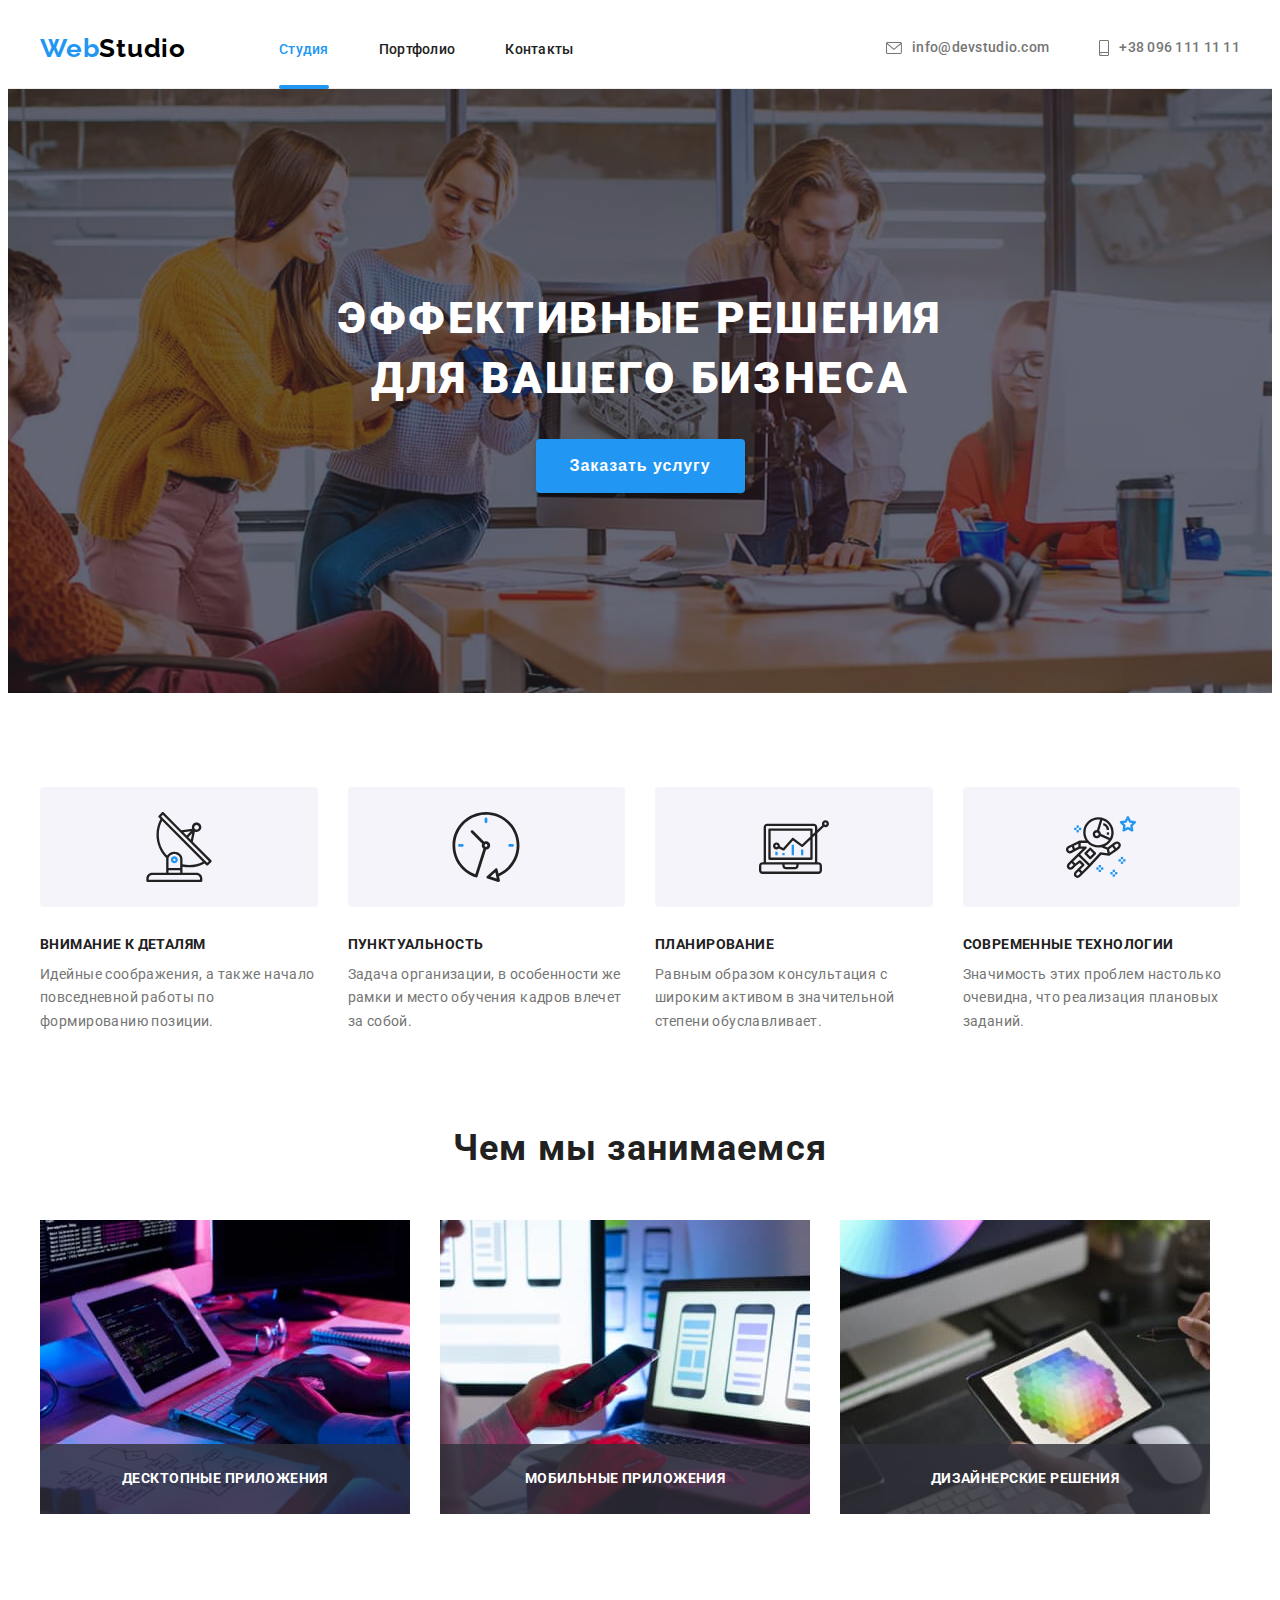
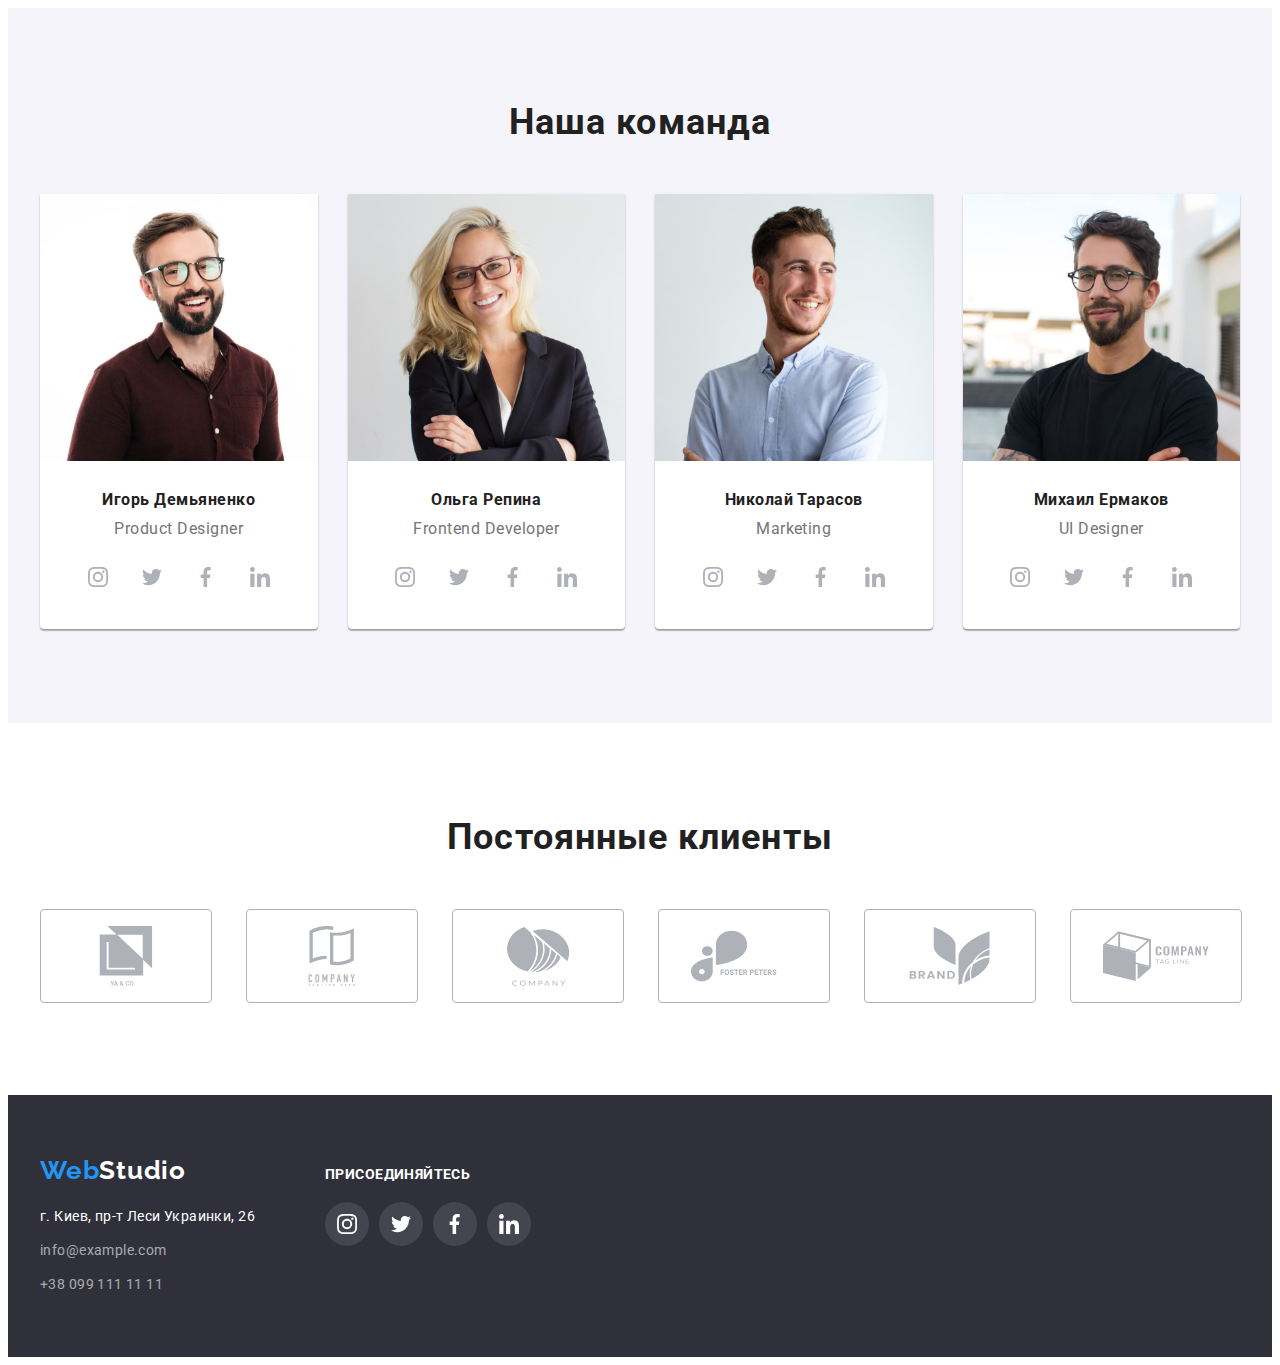
<file: index.html>
<!DOCTYPE html>
<html lang="ru">
  <head>
    <meta charset="UTF-8" />
    <meta http-equiv="X-UA-Compatible" content="IE=edge" />
    <meta name="viewport" content="width=device-width, initial-scale=1.0" />
    <title>Studio</title>
    <link rel="preconnect" href="https://fonts.googleapis.com" />
    <link rel="preconnect" href="https://fonts.gstatic.com" crossorigin />
    <link
      href="https://fonts.googleapis.com/css2?family=Raleway:wght@700&family=Roboto:wght@400;500;700;900&display=swap"
      rel="stylesheet"
    />
    <link
      rel="stylesheet"
      href="https://cdnjs.cloudflare.com/ajax/libs/modern-normalize/1.1.0/modern-normalize.min.css"
      integrity="sha512-wpPYUAdjBVSE4KJnH1VR1HeZfpl1ub8YT/NKx4PuQ5NmX2tKuGu6U/JRp5y+Y8XG2tV+wKQpNHVUX03MfMFn9Q=="
      crossorigin="anonymous"
      referrerpolicy="no-referrer"
    />
    <link rel="stylesheet" href="./css/main.css" />
  </head>
  <body>
    <!-- голова -->
    <header class="header">
      <div class="container">
        <a href="./index.html" class="logo link"
          >Web<span class="logo-dark">Studio </span>
        </a>
        <nav class="header-nav">
          <ul class="nav-list list">
            <li>
              <a href="./index.html" class="nav-link link current">Студия</a>
            </li>
            <li>
              <a href="./portfolio.html" class="nav-link link">Портфолио</a>
            </li>
            <li><a href="#contact" class="nav-link link">Контакты</a></li>
          </ul>
        </nav>
        <ul class="header-adress-list list">
          <li class="header-adress-item">
            <a class="header-adress link" href="mailto:info@devstudio.com"
              >info@devstudio.com
              <svg class="header-adress-icon" width="16" height="12">
                <use href="./images/icon.svg#icon-mailto"></use>
              </svg>
            </a>
          </li>
          <li class="header-adress-item">
            <a class="header-adress link" href="tel:+380961111111"
              >+38 096 111 11 11
              <svg class="header-adress-icon" width="10" height="16">
                <use href="./images/icon.svg#icon-smartphone"></use>
              </svg>
            </a>
          </li>
        </ul>
      </div>
    </header>
    <main>
      <!-- герой -->

      <section class="hero">
        <div class="container">
          <h1 class="hero-title">Эффективные решения для вашего бизнеса</h1>
          <button type="button" class="btn" data-modal-open>
            Заказать услугу
          </button>
        </div>
      </section>

      <!-- какие мы -->
      <section class="section section-dignity">
        <div class="container">
          <h2 class="visually-hidden">Наши достоинства</h2>
          <ul class="dignity-list list">
            <li>
              <div class="dignity-container-icon">
                <svg class="dignity-icon" width="70" height="70">
                  <use href="./images/icon.svg#icon-antenna"></use>
                </svg>
              </div>
              <h3 class="dignity-title">Внимание к деталям</h3>
              <p class="dignity-item">
                Идейные соображения, а также начало повседневной работы по
                формированию позиции.
              </p>
            </li>
            <li>
              <div class="dignity-container-icon">
                <svg class="dignity-icon" width="70" height="70">
                  <use href="./images/icon.svg#icon-clock"></use>
                </svg>
              </div>
              <h3 class="dignity-title">Пунктуальность</h3>
              <p class="dignity-item">
                Задача организации, в особенности же рамки и место обучения
                кадров влечет за собой.
              </p>
            </li>
            <li>
              <div class="dignity-container-icon">
                <svg class="dignity-icon" width="70" height="70">
                  <use href="./images/icon.svg#icon-laptop"></use>
                </svg>
              </div>
              <h3 class="dignity-title">Планирование</h3>
              <p class="dignity-item">
                Равным образом консультация с широким активом в значительной
                степени обуславливает.
              </p>
            </li>
            <li>
              <div class="dignity-container-icon">
                <svg class="dignity-icon" width="70" height="70">
                  <use href="./images/icon.svg#icon-astronaut"></use>
                </svg>
              </div>
              <h3 class="dignity-title">Современные технологии</h3>
              <p class="dignity-item">
                Значимость этих проблем настолько очевидна, что реализация
                плановых заданий.
              </p>
            </li>
          </ul>
        </div>
      </section>
      <!-- Чем мы занимаемся -->
      <section class="section section-work">
        <div class="container">
          <h2 class="section-title">Чем мы занимаемся</h2>
          <ul class="work-list list">
            <li class="work-item">
              <img src="./images/box1.jpg" alt="создание сайтов" width="370" />
              <p class="work-item-title">Десктопные приложения</p>
            </li>
            <li class="work-item">
              <img src="./images/box2.jpg" alt="создание сайтов" width="370" />
              <p class="work-item-title">Мобильные приложения</p>
            </li>
            <li class="work-item">
              <img src="./images/box3.jpg" alt="создание сайтов" width="370" />
              <p class="work-item-title">Дизайнерские решения</p>
            </li>
          </ul>
        </div>
      </section>
      <!-- Наша командa -->
      <section class="section section-team">
        <div class="container">
          <h2 class="section-title">Наша командa</h2>
          <ul class="team-list list">
            <li class="team-item">
              <img
                src="./images/img(1).jpg"
                alt="Игорь Демьяненко"
                width="270"
              />
              <div class="team-description">
                <h3 class="team-worker">Игорь Демьяненко</h3>
                <p class="team-profession">Product Designer</p>
                <ul class="team-soc-list list">
                  <li class="team-soc-item">
                    <a
                      href="https://instagram.com/"
                      class="team-soc-link link"
                      target="_blank"
                      rel="noreferrer noopener nofollow"
                      ><svg class="team-soc-icon" width="20" height="20">
                        <use href="./images/icon.svg#icon-instagram"></use>
                      </svg>
                    </a>
                  </li>
                  <li class="team-soc-item">
                    <a
                      href="https://twitter.com/"
                      target="_blank"
                      rel="noreferrer noopener nofollow"
                      class="team-soc-link link"
                      ><svg class="team-soc-icon" width="20" height="20">
                        <use href="./images/icon.svg#icon-twitter"></use>
                      </svg>
                    </a>
                  </li>
                  <li class="team-soc-item">
                    <a
                      href="https://facebook.com/"
                      target="_blank"
                      rel="noreferrer noopener nofollow"
                      class="team-soc-link link"
                      ><svg class="team-soc-icon" width="20" height="20">
                        <use href="./images/icon.svg#icon-facebook"></use>
                      </svg>
                    </a>
                  </li>
                  <li class="team-soc-item">
                    <a
                      href="https://linkedin.com/"
                      target="_blank"
                      rel="noreferrer noopener nofollow"
                      class="team-soc-link link"
                      ><svg class="team-soc-icon" width="20" height="20">
                        <use href="./images/icon.svg#icon-linkedin"></use>
                      </svg>
                    </a>
                  </li>
                </ul>
              </div>
            </li>
            <li class="team-item">
              <img src="./images/img(2).jpg" alt="Ольга Репина" width="270" />
              <div class="team-description">
                <h3 class="team-worker">Ольга Репина</h3>
                <p class="team-profession">Frontend Developer</p>
                <ul class="team-soc-list list">
                  <li class="team-soc-item">
                    <a
                      href="https://instagram.com/"
                      class="team-soc-link link"
                      target="_blank"
                      rel="noreferrer noopener nofollow"
                      ><svg class="team-soc-icon" width="20" height="20">
                        <use href="./images/icon.svg#icon-instagram"></use>
                      </svg>
                    </a>
                  </li>
                  <li class="team-soc-item">
                    <a
                      href="https://twitter.com/"
                      target="_blank"
                      rel="noreferrer noopener nofollow"
                      class="team-soc-link link"
                      ><svg class="team-soc-icon" width="20" height="20">
                        <use href="./images/icon.svg#icon-twitter"></use>
                      </svg>
                    </a>
                  </li>
                  <li class="team-soc-item">
                    <a
                      href="https://facebook.com/"
                      target="_blank"
                      rel="noreferrer noopener nofollow"
                      class="team-soc-link link"
                      ><svg class="team-soc-icon" width="20" height="20">
                        <use href="./images/icon.svg#icon-facebook"></use>
                      </svg>
                    </a>
                  </li>
                  <li class="team-soc-item">
                    <a
                      href="https://linkedin.com/"
                      target="_blank"
                      rel="noreferrer noopener nofollow"
                      class="team-soc-link link"
                      ><svg class="team-soc-icon" width="20" height="20">
                        <use href="./images/icon.svg#icon-linkedin"></use>
                      </svg>
                    </a>
                  </li>
                </ul>
              </div>
            </li>
            <li class="team-item">
              <img
                src="./images/img(3).jpg"
                alt="Николай Тарасов"
                width="270"
              />
              <div class="team-description">
                <h3 class="team-worker">Николай Тарасов</h3>
                <p class="team-profession">Marketing</p>
                <ul class="team-soc-list list">
                  <li class="team-soc-item">
                    <a
                      href="https://instagram.com/"
                      class="team-soc-link link"
                      target="_blank"
                      rel="noreferrer noopener nofollow"
                      ><svg class="team-soc-icon" width="20" height="20">
                        <use href="./images/icon.svg#icon-instagram"></use>
                      </svg>
                    </a>
                  </li>
                  <li class="team-soc-item">
                    <a
                      href="https://twitter.com/"
                      target="_blank"
                      rel="noreferrer noopener nofollow"
                      class="team-soc-link link"
                      ><svg class="team-soc-icon" width="20" height="20">
                        <use href="./images/icon.svg#icon-twitter"></use>
                      </svg>
                    </a>
                  </li>
                  <li class="team-soc-item">
                    <a
                      href="https://facebook.com/"
                      target="_blank"
                      rel="noreferrer noopener nofollow"
                      class="team-soc-link link"
                      ><svg class="team-soc-icon" width="20" height="20">
                        <use href="./images/icon.svg#icon-facebook"></use>
                      </svg>
                    </a>
                  </li>
                  <li class="team-soc-item">
                    <a
                      href="https://linkedin.com/"
                      target="_blank"
                      rel="noreferrer noopener nofollow"
                      class="team-soc-link link"
                      ><svg class="team-soc-icon" width="20" height="20">
                        <use href="./images/icon.svg#icon-linkedin"></use>
                      </svg>
                    </a>
                  </li>
                </ul>
              </div>
            </li>
            <li class="team-item">
              <img src="./images/img(4).jpg" alt="Михаил Ермаков" width="270" />
              <div class="team-description">
                <h3 class="team-worker">Михаил Ермаков</h3>
                <p class="team-profession">UI Designer</p>
                <ul class="team-soc-list list">
                  <li class="team-soc-item">
                    <a
                      href="https://instagram.com/"
                      class="team-soc-link link"
                      target="_blank"
                      rel="noreferrer noopener nofollow"
                      ><svg class="team-soc-icon" width="20" height="20">
                        <use href="./images/icon.svg#icon-instagram"></use>
                      </svg>
                    </a>
                  </li>
                  <li class="team-soc-item">
                    <a
                      href="https://twitter.com/"
                      target="_blank"
                      rel="noreferrer noopener nofollow"
                      class="team-soc-link link"
                      ><svg class="team-soc-icon" width="20" height="20">
                        <use href="./images/icon.svg#icon-twitter"></use>
                      </svg>
                    </a>
                  </li>
                  <li class="team-soc-item">
                    <a
                      href="https://facebook.com/"
                      target="_blank"
                      rel="noreferrer noopener nofollow"
                      class="team-soc-link link"
                      ><svg class="team-soc-icon" width="20" height="20">
                        <use href="./images/icon.svg#icon-facebook"></use>
                      </svg>
                    </a>
                  </li>
                  <li class="team-soc-item">
                    <a
                      href="https://linkedin.com/"
                      target="_blank"
                      rel="noreferrer noopener nofollow"
                      class="team-soc-link link"
                      ><svg class="team-soc-icon" width="20" height="20">
                        <use href="./images/icon.svg#icon-linkedin"></use>
                      </svg>
                    </a>
                  </li>
                </ul>
              </div>
            </li>
          </ul>
        </div>
      </section>
      <section class="section section-client">
        <div class="container">
          <h2 class="section-title">Постоянные клиенты</h2>
          <ul class="client-list list">
            <li>
              <a class="client-icon-link link" href=""
                ><svg class="client-icon" width="106" height="60">
                  <use href="./images/icon.svg#icon-group"></use>
                </svg>
              </a>
            </li>
            <li>
              <a class="client-icon-link link" href=""
                ><svg class="client-icon" width="106" height="60">
                  <use href="./images/icon.svg#icon-group-1"></use>
                </svg>
              </a>
            </li>
            <li>
              <a class="client-icon-link link" href=""
                ><svg class="client-icon" width="106" height="60">
                  <use href="./images/icon.svg#icon-group-2"></use>
                </svg>
              </a>
            </li>
            <li>
              <a class="client-icon-link link" href=""
                ><svg class="client-icon" width="106" height="60">
                  <use href="./images/icon.svg#icon-group-3"></use>
                </svg>
              </a>
            </li>
            <li>
              <a class="client-icon-link link" href=""
                ><svg class="client-icon" width="106" height="60">
                  <use href="./images/icon.svg#icon-group-4"></use>
                </svg>
              </a>
            </li>
            <li>
              <a class="client-icon-link link" href=""
                ><svg class="client-icon" width="106" height="60">
                  <use href="./images/icon.svg#icon-group-5"></use>
                </svg>
              </a>
            </li>
          </ul>
        </div>
      </section>
    </main>
    <footer class="footer" id="contact">
      <div class="container">
        <div class="footer-nav">
          <a href="./index.html" class="logo link"
            >Web<span class="logo-light">Studio</span></a
          >
          <address class="adress">
            <ul class="adress-list list">
              <li class="adress-item">
                <a
                  target="_blank"
                  rel="noreferrer noopener nofollow"
                  href="https://goo.gl/maps/stAnDf5h2W6itMxGA"
                  class="map-link link"
                  >г. Киев, пр-т Леси Украинки, 26</a
                >
              </li>
              <li class="adress-item">
                <a class="adress-link link" href="mailto:info@example.com"
                  >info@example.com</a
                >
              </li>
              <li class="adress-item">
                <a class="adress-link link" href="tel:+380991111111"
                  >+38 099 111 11 11</a
                >
              </li>
            </ul>
          </address>
        </div>
        <div class="soc-footer">
          <p class="soc-footer-title">Присоединяйтесь</p>
          <ul class="footer-soc-list list">
            <li class="footer-soc-item">
              <a
                href="https://instagram.com/"
                class="footer-soc-link link"
                target="_blank"
                rel="noreferrer noopener nofollow"
                ><svg class="footer-soc-icon" width="20" height="20">
                  <use href="./images/icon.svg#icon-instagram"></use>
                </svg>
              </a>
            </li>
            <li class="footer-soc-item">
              <a
                href="https://twitter.com/"
                target="_blank"
                rel="noreferrer noopener nofollow"
                class="footer-soc-link link"
                ><svg class="footer-soc-icon" width="20" height="20">
                  <use href="./images/icon.svg#icon-twitter"></use>
                </svg>
              </a>
            </li>
            <li class="footer-soc-item">
              <a
                href="https://facebook.com/"
                target="_blank"
                rel="noreferrer noopener nofollow"
                class="footer-soc-link link"
                ><svg class="footer-soc-icon" width="20" height="20">
                  <use href="./images/icon.svg#icon-facebook"></use>
                </svg>
              </a>
            </li>
            <li class="footer-soc-item">
              <a
                href="https://linkedin.com/"
                target="_blank"
                rel="noreferrer noopener nofollow"
                class="footer-soc-link link"
                ><svg class="footer-soc-icon" width="20" height="20">
                  <use href="./images/icon.svg#icon-linkedin"></use>
                </svg>
              </a>
            </li>
          </ul>
        </div>
      </div>
    </footer>
    <div class="backdrop is-hidden" data-modal>
      <div class="modal">
        <button type="button" data-modal-close>
          <svg width="11" height="11">
            <use href="./images/icon.svg#icon-exit"></use>
          </svg>
        </button>
      </div>
    </div>
    <script src="./js/modal.js"></script>
  </body>
</html>
</file>
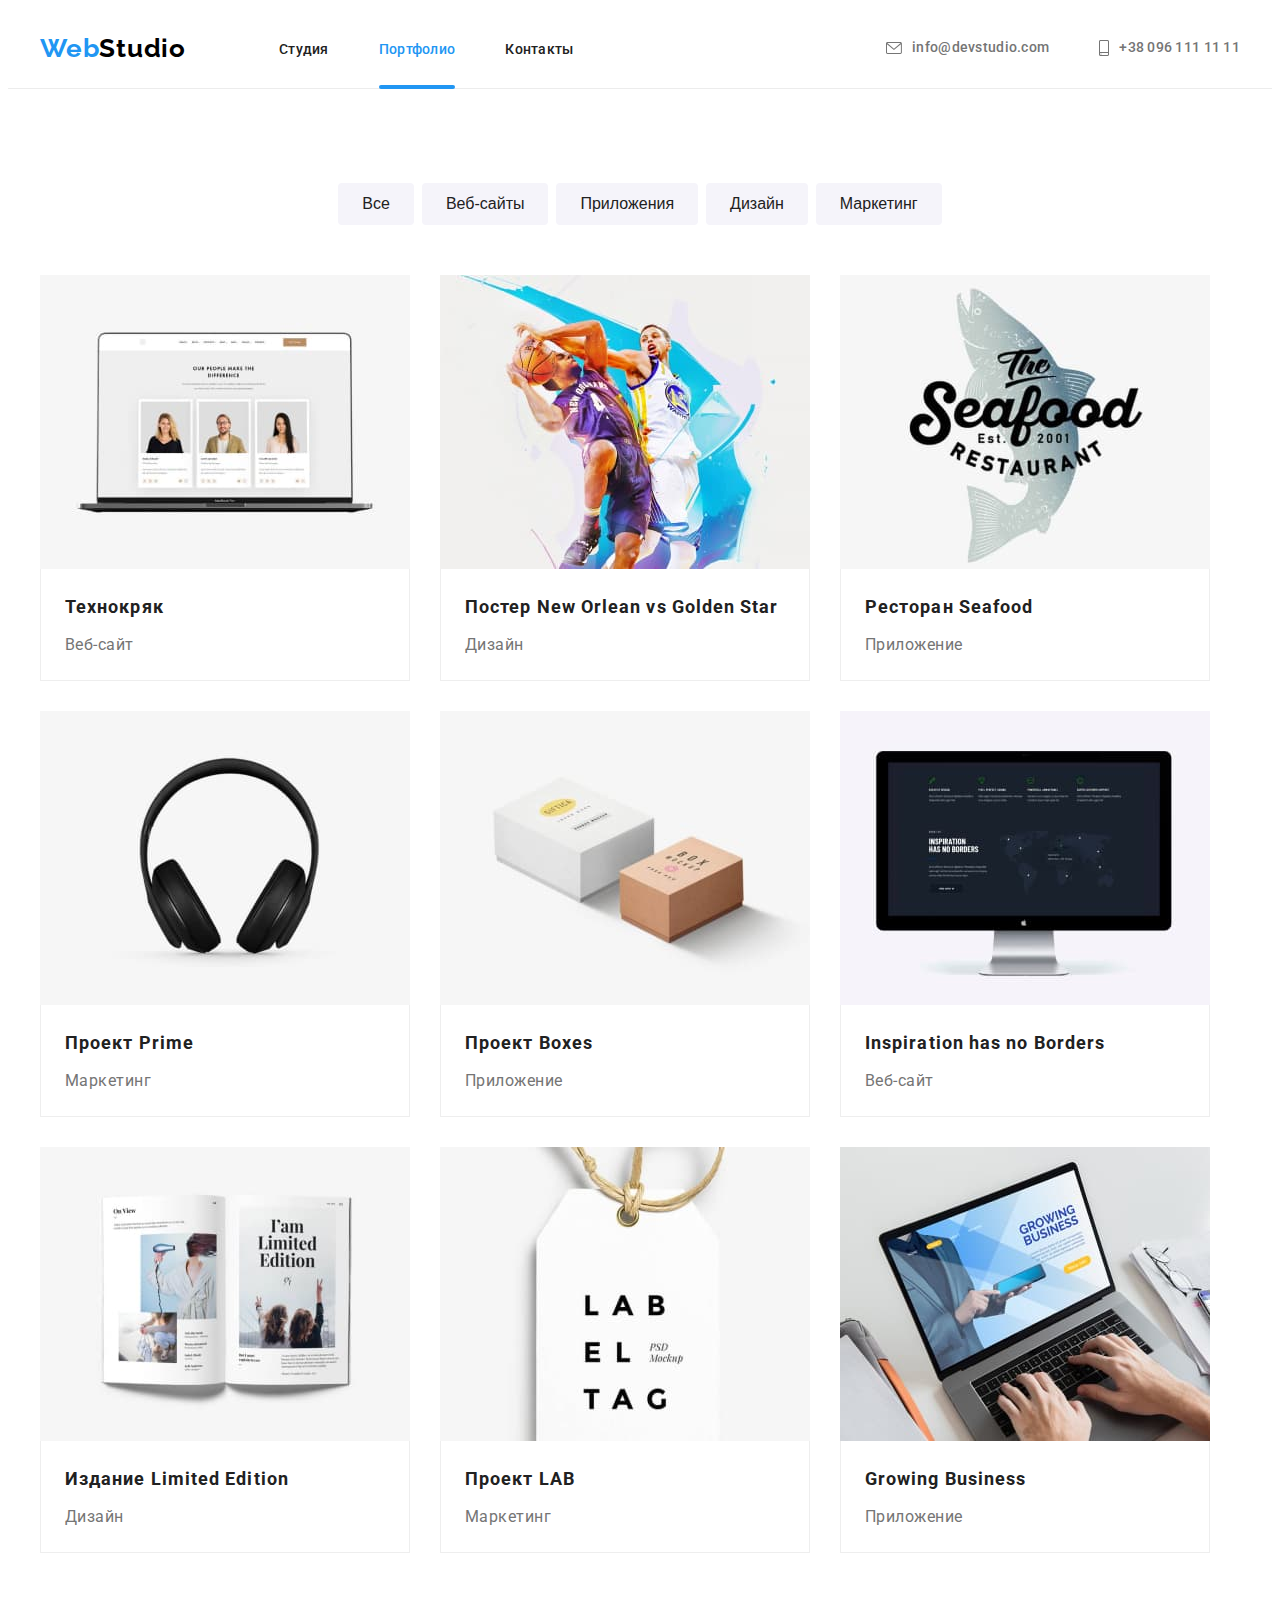
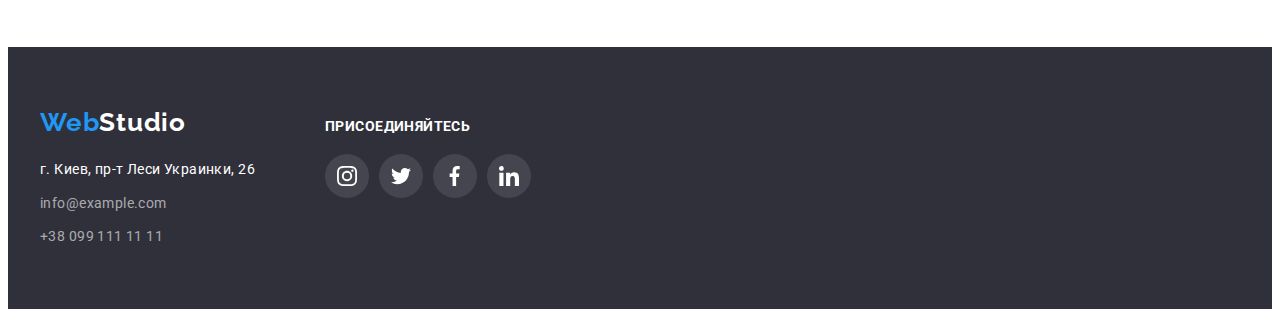
<file: portfolio.html>
<!DOCTYPE html>
<html lang="ru">
  <head>
    <meta charset="UTF-8" />
    <meta http-equiv="X-UA-Compatible" content="IE=edge" />
    <meta name="viewport" content="width=device-width, initial-scale=1.0" />
    <title>Portfolio</title>
    <link
      href="https://fonts.googleapis.com/css2?family=Raleway:wght@700&family=Roboto:wght@400;500;700;900&display=swap"
      rel="stylesheet"
    />
    <link
      rel="stylesheet"
      href="https://cdnjs.cloudflare.com/ajax/libs/modern-normalize/1.1.0/modern-normalize.min.css"
      integrity="sha512-wpPYUAdjBVSE4KJnH1VR1HeZfpl1ub8YT/NKx4PuQ5NmX2tKuGu6U/JRp5y+Y8XG2tV+wKQpNHVUX03MfMFn9Q=="
      crossorigin="anonymous"
      referrerpolicy="no-referrer"
    />
    <link rel="stylesheet" href="./css/main.css" />
  </head>
  <body>
    <!-- голова -->
    <header class="header">
      <div class="container">
        <a href="./index.html" class="logo link"
          >Web<span class="logo-dark">Studio </span>
        </a>
        <nav class="header-nav">
          <ul class="nav-list list">
            <li>
              <a href="./index.html" class="nav-link link">Студия</a>
            </li>
            <li>
              <a href="./portfolio.html" class="nav-link link current"
                >Портфолио</a
              >
            </li>
            <li><a href="" class="nav-link link">Контакты</a></li>
          </ul>
        </nav>
        <ul class="header-adress-list list">
          <li class="header-adress-item">
            <a class="header-adress link" href="mailto:info@devstudio.com"
              >info@devstudio.com
              <svg class="header-adress-icon" width="16" height="12">
                <use href="./images/icon.svg#icon-mailto"></use>
              </svg>
            </a>
          </li>
          <li class="header-adress-item">
            <a class="header-adress link" href="tel:+380961111111"
              >+38 096 111 11 11
              <svg class="header-adress-icon" width="10" height="16">
                <use href="./images/icon.svg#icon-smartphone"></use>
              </svg>
            </a>
          </li>
        </ul>
      </div>
    </header>
    <main>
      <section class="section portfolio">
        <div class="container">
          <h1 class="visually-hidden">Портфолио</h1>
          <ul class="porfolio-btn-list list">
            <li><button class="portfolio-btn" type="button">Все</button></li>
            <li>
              <button class="portfolio-btn" type="button">Веб-сайты</button>
            </li>
            <li>
              <button class="portfolio-btn" type="button">Приложения</button>
            </li>
            <li><button class="portfolio-btn" type="button">Дизайн</button></li>
            <li>
              <button class="portfolio-btn" type="button">Маркетинг</button>
            </li>
          </ul>

          <ul class="portfolio-list list">
            <li class="portfolio-item">
              <a class="portfolio-link" href="">
                <div class="portfolio-img-container">
                  <img
                    src="./images/img(5).jpg"
                    width="370"
                    alt="примеры работ"
                  />
                  <div class="overlay">
                    <p>
                      Ресурс предлагает комплексные предложения с разным уровнем
                      функционала и сервисов. Все это позволит посетителю
                      получить исчерпывающие сведения о компании или частном
                      лице.
                    </p>
                  </div>
                </div>
                <div class="portfolio-list-container">
                  <h2 class="portfolio-item-title">Технокряк</h2>
                  <p class="portfolio-item-text">Веб-сайт</p>
                </div></a
              >
            </li>
            <li class="portfolio-item">
              <a class="portfolio-link" href=""
                ><div class="portfolio-img-container">
                  <img
                    src="./images/img(6).jpg"
                    width="370"
                    alt="примеры работ"
                  />
                  <div class="overlay">
                    <p>
                      Ресурс предлагает комплексные предложения с разным уровнем
                      функционала и сервисов. Все это позволит посетителю
                      получить исчерпывающие сведения о компании или частном
                      лице.
                    </p>
                  </div>
                </div>
                <div class="portfolio-list-container">
                  <h2 class="portfolio-item-title">
                    Постер New Orlean vs Golden Star
                  </h2>
                  <p class="portfolio-item-text">Дизайн</p>
                </div></a
              >
            </li>
            <li class="portfolio-item">
              <a class="portfolio-link" href=""
                ><div class="portfolio-img-container">
                  <img
                    src="./images/img(7).jpg"
                    width="370"
                    alt="примеры работ"
                  />
                  <div class="overlay">
                    <p>
                      Ресурс предлагает комплексные предложения с разным уровнем
                      функционала и сервисов. Все это позволит посетителю
                      получить исчерпывающие сведения о компании или частном
                      лице.
                    </p>
                  </div>
                </div>
                <div class="portfolio-list-container">
                  <h2 class="portfolio-item-title">Ресторан Seafood</h2>
                  <p class="portfolio-item-text">Приложение</p>
                </div></a
              >
            </li>
            <li class="portfolio-item">
              <a class="portfolio-link" href="">
                <div class="portfolio-img-container">
                  <img
                    src="./images/img(8).jpg"
                    width="370"
                    alt="примеры работ"
                  />
                  <div class="overlay">
                    <p>
                      Ресурс предлагает комплексные предложения с разным уровнем
                      функционала и сервисов. Все это позволит посетителю
                      получить исчерпывающие сведения о компании или частном
                      лице.
                    </p>
                  </div>
                </div>
                <div class="portfolio-list-container">
                  <h2 class="portfolio-item-title">Проект Prime</h2>
                  <p class="portfolio-item-text">Маркетинг</p>
                </div></a
              >
            </li>
            <li class="portfolio-item">
              <a class="portfolio-link" href="">
                <div class="portfolio-img-container">
                  <img
                    src="./images/img(9).jpg"
                    width="370"
                    alt="примеры работ"
                  />
                  <div class="overlay">
                    <p>
                      Ресурс предлагает комплексные предложения с разным уровнем
                      функционала и сервисов. Все это позволит посетителю
                      получить исчерпывающие сведения о компании или частном
                      лице.
                    </p>
                  </div>
                </div>
                <div class="portfolio-list-container">
                  <h2 class="portfolio-item-title">Проект Boxes</h2>
                  <p class="portfolio-item-text">Приложение</p>
                </div></a
              >
            </li>
            <li class="portfolio-item">
              <a class="portfolio-link" href=""
                ><div class="portfolio-img-container">
                  <img
                    src="./images/img(10).jpg"
                    width="370"
                    alt="примеры работ"
                  />
                  <div class="overlay">
                    <p>
                      Ресурс предлагает комплексные предложения с разным уровнем
                      функционала и сервисов. Все это позволит посетителю
                      получить исчерпывающие сведения о компании или частном
                      лице.
                    </p>
                  </div>
                </div>
                <div class="portfolio-list-container">
                  <h2 class="portfolio-item-title">
                    Inspiration has no Borders
                  </h2>
                  <p class="portfolio-item-text">Веб-сайт</p>
                </div></a
              >
            </li>
            <li class="portfolio-item">
              <a class="portfolio-link" href=""
                ><div class="portfolio-img-container">
                  <img
                    src="./images/img(11).jpg"
                    width="370"
                    alt="примеры работ"
                  />
                  <div class="overlay">
                    <p>
                      Ресурс предлагает комплексные предложения с разным уровнем
                      функционала и сервисов. Все это позволит посетителю
                      получить исчерпывающие сведения о компании или частном
                      лице.
                    </p>
                  </div>
                </div>
                <div class="portfolio-list-container">
                  <h2 class="portfolio-item-title">Издание Limited Edition</h2>
                  <p class="portfolio-item-text">Дизайн</p>
                </div></a
              >
            </li>
            <li class="portfolio-item">
              <a class="portfolio-link" href=""
                ><div class="portfolio-img-container">
                  <img
                    src="./images/img(12).jpg"
                    width="370"
                    alt="примеры работ"
                  />
                  <div class="overlay">
                    <p>
                      Ресурс предлагает комплексные предложения с разным уровнем
                      функционала и сервисов. Все это позволит посетителю
                      получить исчерпывающие сведения о компании или частном
                      лице.
                    </p>
                  </div>
                </div>
                <div class="portfolio-list-container">
                  <h2 class="portfolio-item-title">Проект LAB</h2>
                  <p class="portfolio-item-text">Маркетинг</p>
                </div></a
              >
            </li>
            <li class="portfolio-item">
              <a class="portfolio-link" href="">
                <div class="portfolio-img-container">
                  <img
                    src="./images/img(13).jpg"
                    width="370"
                    alt="примеры работ"
                  />
                  <div class="overlay">
                    <p>
                      Ресурс предлагает комплексные предложения с разным уровнем
                      функционала и сервисов. Все это позволит посетителю
                      получить исчерпывающие сведения о компании или частном
                      лице.
                    </p>
                  </div>
                </div>
                <div class="portfolio-list-container">
                  <h2 class="portfolio-item-title">Growing Business</h2>
                  <p class="portfolio-item-text">Приложение</p>
                </div></a
              >
            </li>
          </ul>
        </div>
      </section>
    </main>
    <!-- подвал -->
    <footer class="footer">
      <div class="container">
        <div class="footer-nav">
          <a href="./index.html" class="logo link"
            >Web<span class="logo-light">Studio</span></a
          >
          <address class="adress">
            <ul class="adress-list list">
              <li class="adress-item">
                <a
                  target="_blank"
                  rel="noreferrer noopener nofollow"
                  href="https://goo.gl/maps/stAnDf5h2W6itMxGA"
                  class="map-link link"
                  >г. Киев, пр-т Леси Украинки, 26</a
                >
              </li>
              <li class="adress-item">
                <a class="adress-link link" href="mailto:info@example.com"
                  >info@example.com</a
                >
              </li>
              <li class="adress-item">
                <a class="adress-link link" href="tel:+380991111111"
                  >+38 099 111 11 11</a
                >
              </li>
            </ul>
          </address>
        </div>
        <div class="soc-footer">
          <p class="soc-footer-title">Присоединяйтесь</p>
          <ul class="footer-soc-list list">
            <li class="footer-soc-item">
              <a
                href="https://instagram.com/"
                class="footer-soc-link link"
                target="_blank"
                rel="noreferrer noopener nofollow"
                ><svg class="footer-soc-icon" width="20" height="20">
                  <use href="./images/icon.svg#icon-instagram"></use>
                </svg>
              </a>
            </li>
            <li class="footer-soc-item">
              <a
                href="https://twitter.com/"
                target="_blank"
                rel="noreferrer noopener nofollow"
                class="footer-soc-link link"
                ><svg class="footer-soc-icon" width="20" height="20">
                  <use href="./images/icon.svg#icon-twitter"></use>
                </svg>
              </a>
            </li>
            <li class="footer-soc-item">
              <a
                href="https://facebook.com/"
                target="_blank"
                rel="noreferrer noopener nofollow"
                class="footer-soc-link link"
                ><svg class="footer-soc-icon" width="20" height="20">
                  <use href="./images/icon.svg#icon-facebook"></use>
                </svg>
              </a>
            </li>
            <li class="footer-soc-item">
              <a
                href="https://linkedin.com/"
                target="_blank"
                rel="noreferrer noopener nofollow"
                class="footer-soc-link link"
                ><svg class="footer-soc-icon" width="20" height="20">
                  <use href="./images/icon.svg#icon-linkedin"></use>
                </svg>
              </a>
            </li>
          </ul>
        </div>
      </div>
    </footer>
  </body>
</html>
</file>
<file: css/main.css>
:root {
  --color-accent: #2196f3;
  --main-color-text: #757575;
  --secendory-color-text: #212121;
  --text-dark: #000000;
  --text-light: #ffffff;
  --main-backgroung: #2f303a;
  --secendory-background: #f5f4fa;
  --adress-color: rgba(255, 255, 255, 0.6);
  --secendory-btn-accent: #188ce8;
  --icon-color: #afb1b8;
  --footer-soc-icon-background: rgba(255, 255, 255, 0.1);
}

.section {
  padding-top: 94px;
  padding-bottom: 94px;
}

.link {
  text-decoration: none;
}

.list {
  list-style: none;
}

h1,
h2,
h3,
h4,
ul,
p {
  margin: 0;
}

ul {
  padding: 0;
}

.container {
  max-width: 1200px;
  margin-left: auto;
  margin-right: auto;
  padding-left: 15px;
  padding-right: 15px;
  /* outline: tomato 1px solid; */
}

.nav-link:hover,
.nav-link:focus,
.nav-link.current,
.map-link:hover,
.map-link:focus,
.adress-link:hover,
.adress-link:focus {
  color: var(--color-accent);
}

body {
  font-family: "Roboto", sans-serif;
  color: var(--main-color-text);
}

.header {
  border-bottom: 1px solid #ececec;
}

.header > .container {
  display: flex;
  height: 80px;
  align-items: center;
}

.logo {
  margin-right: 93px;
  font-family: "Raleway";
  font-weight: 700;
  font-size: 26px;
  line-height: 1.19;
  color: var(--color-accent);
  letter-spacing: 0.03em;
}

.logo-dark {
  color: var(--text-dark);
}

.logo-light {
  color: var(--text-light);
}

.nav-list {
  display: flex;
  gap: 50px;
  align-items: center;
}

.current {
  position: relative;
}

.nav-link.current::after {
  content: "";
  position: absolute;
  bottom: 0;
  left: 0;

  width: 100%;
  height: 4px;
  background-color: var(--color-accent);
  border-radius: 2px;
}

.nav-link,
.header-adress {
  font-weight: 500;
  font-size: 14px;
  line-height: 1.14;
  letter-spacing: 0.02em;
  color: var(--secendory-color-text);
  padding-top: 32px;
  padding-bottom: 32px;
  transition: color 250ms cubic-bezier(0.4, 0, 0.2, 1);
}

.header-adress-list {
  display: flex;
  align-items: center;
  gap: 50px;
  margin-left: auto;
}

.header-adress {
  display: flex;
  flex-direction: row-reverse;
  align-items: center;
  gap: 10px;
}

.header-adress-icon {
  fill: currentColor;
}

.header-adress {
  color: var(--main-color-text);
}

.header-adress:hover,
.header-adress:focus {
  color: var(--color-accent);
  fill: var(--color-accent);
}

.hero > .container {
  display: flex;
  flex-direction: column;
  align-items: center;
  gap: 30px;
}

.hero {
  background: var(--main-backgroung);
  background-image: linear-gradient(
      to right,
      rgba(47, 48, 58, 0.4),
      rgba(47, 48, 58, 0.4)
    ),
    url(../images/bg-hero.jpg);
  background-size: cover;
  background-repeat: no-repeat;
  background-position: center;
  padding-top: 200px;
  padding-bottom: 200px;
  max-width: 1600px;
  margin-left: auto;
  margin-right: auto;
}

.hero-title {
  max-width: 670px;
  font-weight: 900;
  font-size: 44px;
  line-height: 1.36;
  text-align: center;
  letter-spacing: 0.06em;
  text-transform: uppercase;
  color: var(--text-light);
}

.btn {
  min-width: 200px;
  min-height: 50px;
  padding: 10px 32px;
  cursor: pointer;
  background-color: var(--color-accent);
  font-weight: 700;
  font-size: 16px;
  line-height: 1.87;
  letter-spacing: 0.06em;
  color: var(--text-light);
  box-shadow: 0px 4px 4px rgba(0, 0, 0, 0.15);
  border-radius: 4px;
  border-color: transparent;
  transition: background-color 250ms cubic-bezier(0.4, 0, 0.2, 1);
}

.btn:hover {
  background-color: var(--secendory-btn-accent);
}

.visually-hidden {
  position: absolute;
  white-space: nowrap;
  width: 1px;
  height: 1px;
  overflow: hidden;
  border: 0;
  padding: 0;
  clip: rect(0 0 0 0);
  clip-path: inset(50%);
  margin: -1px;
}

.container > .dignity-list {
  display: flex;
  gap: 30px;
  align-items: center;
}

.dignity-list > li {
  flex-basis: calc((100% - 90px) / 4);
}

.dignity-container-icon {
  background: var(--secendory-background);
  border-radius: 4px;
  min-height: 120px;
  display: flex;
  justify-content: center;
  align-items: center;
}

.dignity-title {
  margin-top: 30px;
  font-weight: 700;
  margin-bottom: 10px;
  font-size: 14px;
  line-height: 1.14;
  letter-spacing: 0.03em;
  text-transform: uppercase;
  color: var(--secendory-color-text);
}

.dignity-item {
  font-size: 14px;
  line-height: 1.71;
  letter-spacing: 0.03em;
}

.section-work {
  padding-top: 0;
}

.work-list {
  display: flex;
  gap: 30px;
}

.work-item {
  flex-basis: calc((100%-60px) / 3);
  position: relative;
}

img {
  display: block;
  width: 100%;
  height: auto;
}

.work-item-title {
  position: absolute;
  display: flex;
  justify-content: center;
  align-items: center;

  bottom: 0;
  height: 70px;
  width: 100%;
  font-weight: 700;
  font-size: 14px;
  line-height: 1.14;

  letter-spacing: 0.03em;
  text-transform: uppercase;
  color: var(--text-light);

  background: rgba(47, 48, 58, 0.8);
}
.section-title {
  font-weight: 700;
  font-size: 36px;
  line-height: 1.16;
  text-align: center;
  letter-spacing: 0.03em;
  color: var(--secendory-color-text);
  margin-bottom: 50px;
}

.section-team {
  background-color: var(--secendory-background);
}

.team-list {
  display: flex;
  gap: 30px;
}

.team-item {
  flex-basis: calc((100% - 90px) / 4);
  background-color: var(--text-light);
  box-shadow: 0px 1px 3px rgba(0, 0, 0, 0.12), 0px 1px 1px rgba(0, 0, 0, 0.14),
    0px 2px 1px rgba(0, 0, 0, 0.2);
  border-radius: 0px 0px 4px 4px;
}

.team-description {
  padding-top: 30px;
  padding-bottom: 30px;
}

.team-worker {
  margin-bottom: 10px;
  font-size: 16px;
  line-height: 1.18;
  text-align: center;
  letter-spacing: 0.03em;
  color: var(--secendory-color-text);
}

.team-profession {
  margin-bottom: 16px;
  font-size: 16px;
  line-height: 1.18;
  text-align: center;
  letter-spacing: 0.03em;
  color: var(--main-color-text);
}

.team-soc-list {
  display: flex;
  align-items: center;
  justify-content: center;
  gap: 10px;
}

.team-soc-item {
  width: 44px;
  height: 44px;
}

.team-soc-icon {
  fill: var(--icon-color);
  transition: fill 250ms cubic-bezier(0.4, 0, 0.2, 1);
}

.team-soc-link {
  width: 100%;
  height: 100%;
  border-radius: 50%;
  display: flex;
  justify-content: center;
  align-items: center;
  transition: background-color 250ms cubic-bezier(0.4, 0, 0.2, 1);
}

.team-soc-link:hover,
.team-soc-link:focus,
.team-soc-link:active {
  background-color: var(--color-accent);
}

.team-soc-link:hover .team-soc-icon,
.team-soc-link:focus .team-soc-icon,
.team-soc-link:active .team-soc-icon {
  fill: #ffffff;
}

.client-list {
  display: flex;
  justify-content: space-between;
}

.client-list > li {
  width: 170px;
  height: 92px;
}

.client-icon-link {
  width: 100%;
  height: 100%;
  border: 1px solid var(--icon-color);
  color: var(--icon-color);
  border-radius: 4px;
  display: flex;
  justify-content: center;
  align-items: center;
  transition: border-color 250ms cubic-bezier(0.4, 0, 0.2, 1),
    color 250ms cubic-bezier(0.4, 0, 0.2, 1);
}

.client-icon {
  fill: currentColor;
}

.client-icon-link:hover,
.client-icon-link:focus {
  color: var(--color-accent);
  border-color: var(--color-accent);
}

.footer {
  padding-top: 60px;
  padding-bottom: 60px;
}

.footer .logo {
  margin-right: 0;
}

.footer .adress {
  margin-top: 20px;
}

.adress > .adress-list {
  display: flex;
  flex-direction: column;
  gap: 10px;
}

.footer {
  background: var(--main-backgroung);
}

.footer > .container {
  display: flex;
  gap: 70px;
  align-items: baseline;
}

.map-link,
.adress-link {
  font-style: normal;
  font-size: 14px;
  line-height: 1.71;
  letter-spacing: 0.03em;
  color: var(--text-light);
  transition: color 250ms cubic-bezier(0.4, 0, 0.2, 1);
}

.adress-link {
  color: var(--adress-color);
}

.soc-footer {
  display: flex;
  flex-direction: column;
  align-items: flex-start;
  gap: 20px;
}

.soc-footer-title {
  font-weight: 700;
  font-size: 14px;
  line-height: 16px;
  letter-spacing: 0.03em;
  text-transform: uppercase;
  color: var(--text-light);
}

.footer-soc-list {
  display: flex;
  align-items: center;
  justify-content: center;
  gap: 10px;
}

.footer-soc-icon {
  fill: var(--text-light);
}
.footer-soc-item {
  width: 44px;
  height: 44px;
}

.footer-soc-link {
  width: 100%;
  height: 100%;
  border-radius: 50%;
  display: flex;
  justify-content: center;
  align-items: center;
  background-color: var(--footer-soc-icon-background);
  transition: background-color 250ms cubic-bezier(0.4, 0, 0.2, 1);
}

.footer-soc-link:hover,
.footer-soc-link:focus,
.footer-soc-link:active {
  background-color: var(--color-accent);
}

.backdrop {
  position: fixed;
  top: 0;
  left: 0;

  display: flex;
  justify-content: center;
  align-items: center;
  width: 100%;
  height: 100%;

  background: rgba(0, 0, 0, 0.2);
}

.modal {
  transform: scalex(1) scaleY(1);

  width: 528px;
  min-height: 581px;
  background-color: #ffffff;
  transition: opacity 250ms cubic-bezier(0.4, 0, 0.2, 1),
    transform 250ms cubic-bezier(0.4, 0, 0.2, 1);
}

.modal > button {
  position: fixed;
  top: 8px;
  right: 8px;

  display: flex;
  align-items: center;
  justify-content: center;

  width: 30px;
  height: 30px;
  border-radius: 50%;
  padding: 6;
  cursor: pointer;
  background-color: #ffffff;
  border: 1px solid rgba(0, 0, 0, 0.1);
}

.is-hidden {
  opacity: 0;
  pointer-events: none;
  transition: opacity 250ms cubic-bezier(0.4, 0, 0.2, 1);
}
.backdrop.is-hidden .modal {
  transform: scalex(0.8) scaleY(0.4);
}

/* -------------------------------------portfolio -----------------------------------------------*/

.porfolio-btn-list {
  display: flex;
  justify-content: center;
  gap: 8px;
  margin-bottom: 50px;
}

.portfolio-btn {
  min-width: 73px;
  min-height: 38px;
  padding: 6px 22px;
  font-weight: 500;
  font-size: 16px;
  line-height: 1.62;
  text-align: center;
  color: var(--secendory-color-text);
  background-color: var(--secendory-background);
  cursor: pointer;
  border-radius: 4px;
  border-color: transparent;
  transition: background-color 250ms cubic-bezier(0.4, 0, 0.2, 1),
    color 250ms cubic-bezier(0.4, 0, 0.2, 1),
    box-shadow 250ms cubic-bezier(0.4, 0, 0.2, 1);
}

.portfolio-btn:hover,
.portfolio-btn:focus {
  background-color: var(--color-accent);
  color: var(--text-light);
  box-shadow: 0px 3px 1px rgba(0, 0, 0, 0.1), 0px 1px 2px rgba(0, 0, 0, 0.08),
    0px 2px 2px rgba(0, 0, 0, 0.12);
}

.portfolio-img-container {
  position: relative;
  overflow: hidden;
}
.overlay {
  position: absolute;
  top: 0;
  left: 0;
  transform: translateY(101%);

  width: 100%;
  height: 100%;
  background: rgba(33, 150, 243, 0.9);
  padding-top: 63px;
  padding-bottom: 63px;
  padding-left: 24px;
  padding-right: 24px;
  transition: transform 250ms cubic-bezier(0.4, 0, 0.2, 1);
}

.portfolio-item:hover .overlay,
.portfolio-link:focus .overlay {
  transform: translateY(0);
}

.overlay > p {
  font-size: 18px;
  line-height: 1.56;
  letter-spacing: 0.03em;
  color: var(--text-light);
}

.portfolio-list {
  display: flex;
  flex-wrap: wrap;
  gap: 30px;
}

.portfolio-list-container {
  padding-top: 20px;
  padding-bottom: 20px;
  padding-left: 24px;
  padding-right: 24px;
  border: 1px solid #eeeeee;
  border-top: 0;
}

.portfolio-item {
  max-width: 370px;
  transition: box-shadow 250ms cubic-bezier(0.4, 0, 0.2, 1);
}

.portfolio-item > img {
  display: block;
}
.portfolio-item > a {
  text-decoration: none;
}

.portfolio-item-title {
  font-weight: 700;
  font-size: 18px;
  line-height: 2;
  letter-spacing: 0.06em;
  color: var(--secendory-color-text);
}

.portfolio-item-text {
  margin-top: 5px;
  font-size: 16px;
  line-height: 1.87;
  letter-spacing: 0.03em;
  color: var(--main-color-text);
}

.portfolio-item:hover,
.portfolio-link:focus {
  display: block;
  box-shadow: 0px 1px 1px rgba(0, 0, 0, 0.12), 0px 4px 4px rgba(0, 0, 0, 0.06),
    1px 4px 6px rgba(0, 0, 0, 0.16);
}
</file>
